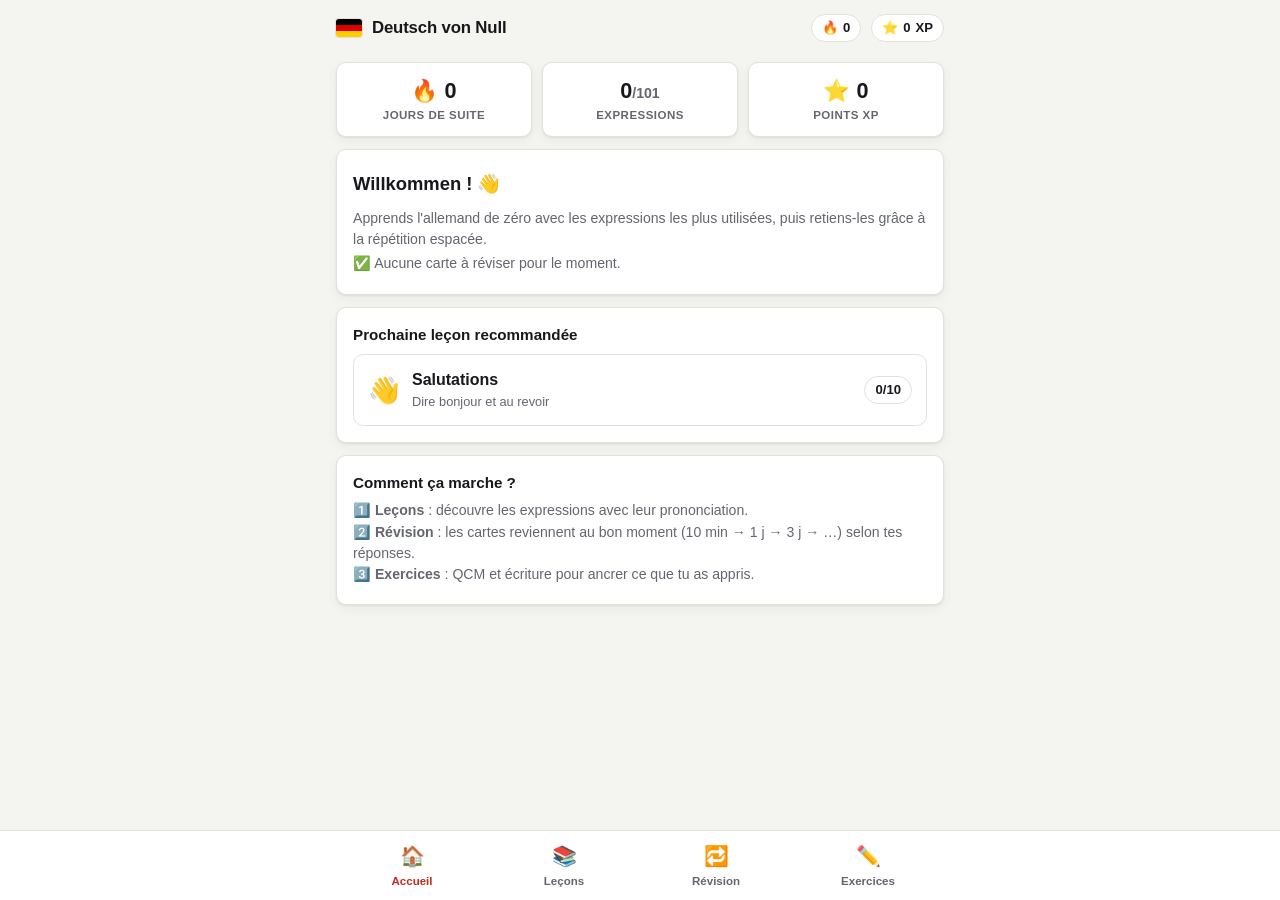
<file: german-learning-app/index.html>
<!doctype html>
<html lang="fr">
<head>
<meta charset="utf-8">
<meta name="viewport" content="width=device-width, initial-scale=1">
<title>Deutsch von Null — Apprendre l'allemand</title>
<style>
:root{
  --bg:#f4f4f1; --card:#ffffff; --ink:#17181c; --muted:#63666e;
  --accent:#c92a23; --accent-ink:#ffffff; --accent-soft:#fae5e3;
  --gold:#a97706; --ok:#15803d; --ok-soft:#dcfce7; --bad:#b91c1c; --bad-soft:#fee2e2;
  --line:#e2e1dc; --shadow:0 1px 2px rgba(23,24,28,.07), 0 4px 12px rgba(23,24,28,.05);
  --radius:10px;
}
@media (prefers-color-scheme: dark){
  :root{
    --bg:#141519; --card:#1d1f25; --ink:#e9e8e4; --muted:#9a9da6;
    --accent:#e8554d; --accent-ink:#1c0605; --accent-soft:#3a1613;
    --gold:#deb015; --ok:#4ade80; --ok-soft:#122b1a; --bad:#f87171; --bad-soft:#3a1414;
    --line:#2d3038; --shadow:0 1px 3px rgba(0,0,0,.4);
  }
}
:root[data-theme="light"]{
  --bg:#f4f4f1; --card:#ffffff; --ink:#17181c; --muted:#63666e;
  --accent:#c92a23; --accent-ink:#ffffff; --accent-soft:#fae5e3;
  --gold:#a97706; --ok:#15803d; --ok-soft:#dcfce7; --bad:#b91c1c; --bad-soft:#fee2e2;
  --line:#e2e1dc; --shadow:0 1px 2px rgba(23,24,28,.07), 0 4px 12px rgba(23,24,28,.05);
}
:root[data-theme="dark"]{
  --bg:#141519; --card:#1d1f25; --ink:#e9e8e4; --muted:#9a9da6;
  --accent:#e8554d; --accent-ink:#1c0605; --accent-soft:#3a1613;
  --gold:#deb015; --ok:#4ade80; --ok-soft:#122b1a; --bad:#f87171; --bad-soft:#3a1414;
  --line:#2d3038; --shadow:0 1px 3px rgba(0,0,0,.4);
}
*{box-sizing:border-box}
html,body{margin:0;padding:0}
body{
  background:var(--bg); color:var(--ink);
  font-family:-apple-system,BlinkMacSystemFont,"Segoe UI",Roboto,"Helvetica Neue",Arial,sans-serif;
  line-height:1.5; min-height:100vh; padding-bottom:76px;
}
.wrap{max-width:640px; margin:0 auto; padding:16px}
header.app{
  display:flex; align-items:center; gap:10px; padding:14px 16px 4px;
  max-width:640px; margin:0 auto;
}
header.app h1{font-size:1.05rem; margin:0; flex:1; font-weight:800; letter-spacing:-.01em}
header.app .flag{width:26px;height:18px;border-radius:3px;overflow:hidden;display:inline-flex;flex-direction:column;box-shadow:0 0 0 1px var(--line); flex-shrink:0}
header.app .flag span{flex:1}
.f-black{background:#000}.f-red{background:#dd0000}.f-gold{background:#ffcc00}
.pill{
  display:inline-flex; align-items:center; gap:5px; padding:3px 10px;
  border-radius:999px; background:var(--card); border:1px solid var(--line);
  font-size:.82rem; font-weight:600;
}
nav.tabs{
  position:fixed; bottom:0; left:0; right:0; z-index:50;
  background:var(--card); border-top:1px solid var(--line);
  display:flex; justify-content:center; gap:2px; padding:6px 4px calc(6px + env(safe-area-inset-bottom));
}
nav.tabs button{
  flex:1; max-width:150px; border:0; background:none; color:var(--muted);
  font:inherit; font-size:.72rem; font-weight:600; cursor:pointer;
  display:flex; flex-direction:column; align-items:center; gap:2px; padding:4px 2px;
  border-radius:10px; position:relative;
}
nav.tabs button .ico{font-size:1.25rem}
nav.tabs button.active{color:var(--accent)}
nav.tabs button .badge{
  position:absolute; top:-2px; right:calc(50% - 24px);
  background:var(--accent); color:var(--accent-ink); font-size:.65rem;
  border-radius:999px; padding:0 6px; min-width:17px; height:17px; line-height:17px;
}
.card{
  background:var(--card); border:1px solid var(--line); border-radius:var(--radius);
  box-shadow:var(--shadow); padding:16px; margin-bottom:12px;
}
h2{font-size:1.15rem; margin:4px 0 10px}
h3{font-size:.95rem; margin:0 0 6px}
p.muted, span.muted{color:var(--muted); font-size:.88rem; margin:.2rem 0}
.btn{
  display:inline-flex; align-items:center; justify-content:center; gap:8px;
  border:0; border-radius:12px; padding:12px 18px; font:inherit; font-weight:700;
  cursor:pointer; background:var(--accent); color:var(--accent-ink);
  transition:transform .06s ease, filter .15s;
}
.btn:hover{filter:brightness(1.06)}
.btn:active{transform:scale(.98)}
.btn.secondary{background:var(--card); color:var(--ink); border:1.5px solid var(--line)}
.btn.small{padding:8px 12px; font-size:.85rem; border-radius:10px}
.btn.block{display:flex; width:100%}
.btn:disabled{opacity:.45; cursor:default}
.statgrid{display:grid; grid-template-columns:repeat(3,1fr); gap:10px; margin-bottom:12px}
.stat{
  background:var(--card); border:1px solid var(--line); border-radius:var(--radius);
  padding:12px 8px; text-align:center; box-shadow:var(--shadow);
}
.stat .v{font-size:1.35rem; font-weight:800}
.stat .l{font-size:.72rem; color:var(--muted); font-weight:600; text-transform:uppercase; letter-spacing:.04em}
.lesson-row{
  display:flex; align-items:center; gap:12px; padding:13px 14px;
  background:var(--card); border:1px solid var(--line); border-radius:var(--radius);
  margin-bottom:10px; cursor:pointer; box-shadow:var(--shadow);
}
.lesson-row:hover{border-color:var(--accent)}
.lesson-row .ico{font-size:1.6rem}
.lesson-row .meta{flex:1; min-width:0}
.lesson-row .meta .t{font-weight:700}
.lesson-row .meta .s{font-size:.8rem; color:var(--muted)}
.lesson-row .done{color:var(--ok); font-weight:700; font-size:.85rem; white-space:nowrap}
.progressbar{height:6px; border-radius:99px; background:var(--line); overflow:hidden; margin-top:6px}
.progressbar > div{height:100%; background:var(--accent); border-radius:99px; transition:width .3s}
.expr{
  display:flex; align-items:center; gap:10px; padding:10px 12px;
  border-bottom:1px solid var(--line);
}
.expr:last-child{border-bottom:0}
.expr .de{font-weight:700}
.expr .ph{font-size:.78rem; color:var(--gold); font-weight:600}
.expr .fr{font-size:.85rem; color:var(--muted)}
.expr .txt{flex:1; min-width:0}
.speak{
  border:1px solid var(--line); background:var(--bg); border-radius:99px;
  width:36px; height:36px; font-size:1rem; cursor:pointer; flex-shrink:0;
}
.speak:hover{border-color:var(--accent)}
.flashcard{
  min-height:250px; display:flex; flex-direction:column; align-items:center; justify-content:center;
  text-align:center; padding:26px 18px; position:relative;
}
.flashcard .dir{position:absolute; top:12px; left:14px; font-size:.72rem; font-weight:700; color:var(--muted); text-transform:uppercase; letter-spacing:.05em}
.flashcard .word{font-size:1.7rem; font-weight:800; margin:6px 0}
.flashcard .ph{color:var(--gold); font-weight:600}
.flashcard .answer{margin-top:14px; padding-top:14px; border-top:1px dashed var(--line); width:100%}
.flashcard .answer .word{color:var(--accent)}
.gradebar{display:grid; grid-template-columns:repeat(4,1fr); gap:8px}
.gradebar button{
  border:0; border-radius:12px; padding:11px 4px; font:inherit; font-weight:700; font-size:.85rem;
  cursor:pointer; color:#fff;
}
.gradebar .g-again{background:#b91c1c}
.gradebar .g-hard{background:#c2740c}
.gradebar .g-good{background:#15803d}
.gradebar .g-easy{background:#1d4ed8}
.gradebar button small{display:block; font-weight:500; font-size:.68rem; opacity:.85}
.choices{display:flex; flex-direction:column; gap:9px; margin-top:14px}
.choices button{
  border:1.5px solid var(--line); background:var(--card); color:var(--ink);
  border-radius:12px; padding:12px 14px; font:inherit; font-weight:600; cursor:pointer; text-align:left;
}
.choices button:hover{border-color:var(--accent)}
.choices button.correct{background:var(--ok-soft); border-color:var(--ok); color:var(--ok)}
.choices button.wrong{background:var(--bad-soft); border-color:var(--bad); color:var(--bad)}
input.answer{
  width:100%; padding:12px 14px; font:inherit; font-size:1.05rem;
  border:1.5px solid var(--line); border-radius:12px; background:var(--bg); color:var(--ink);
  margin-top:14px;
}
input.answer:focus{outline:none; border-color:var(--accent)}
.feedback{margin-top:12px; padding:12px 14px; border-radius:12px; font-weight:600}
.feedback.ok{background:var(--ok-soft); color:var(--ok)}
.feedback.bad{background:var(--bad-soft); color:var(--bad)}
.umlauts{display:flex; gap:8px; margin-top:10px}
.umlauts button{
  border:1px solid var(--line); background:var(--card); color:var(--ink);
  border-radius:10px; padding:6px 14px; font:inherit; font-size:1rem; cursor:pointer;
}
.topline{display:flex; align-items:center; gap:10px; margin-bottom:12px}
.topline .back{
  border:1px solid var(--line); background:var(--card); color:var(--ink);
  border-radius:10px; padding:7px 12px; font:inherit; font-weight:700; cursor:pointer;
}
.topline .count{margin-left:auto; font-size:.85rem; color:var(--muted); font-weight:600}
.bigscore{text-align:center; padding:30px 10px}
.bigscore .emoji{font-size:3rem}
.bigscore .score{font-size:2rem; font-weight:800; margin:8px 0}
.mode-grid{display:grid; grid-template-columns:1fr 1fr; gap:10px}
.mode-card{
  background:var(--card); border:1.5px solid var(--line); border-radius:var(--radius);
  padding:18px 14px; text-align:center; cursor:pointer; box-shadow:var(--shadow);
}
.mode-card:hover{border-color:var(--accent)}
.mode-card .ico{font-size:2rem}
.mode-card .t{font-weight:700; margin-top:6px}
.mode-card .s{font-size:.78rem; color:var(--muted)}
.hidden{display:none !important}
.center{text-align:center}
.fade-in{animation:fade .25s ease}
@keyframes fade{from{opacity:0; transform:translateY(6px)} to{opacity:1; transform:none}}
</style>
</head>
<body>
<header class="app">
  <span class="flag"><span class="f-black"></span><span class="f-red"></span><span class="f-gold"></span></span>
  <h1>Deutsch von Null</h1>
  <span class="pill">🔥 <span id="hdr-streak">0</span></span>
  <span class="pill">⭐ <span id="hdr-xp">0</span> XP</span>
</header>

<main class="wrap" id="view"></main>

<nav class="tabs">
  <button data-tab="home"><span class="ico">🏠</span>Accueil</button>
  <button data-tab="lessons"><span class="ico">📚</span>Leçons</button>
  <button data-tab="review"><span class="ico">🔁</span>Révision<span class="badge hidden" id="due-badge">0</span></button>
  <button data-tab="practice"><span class="ico">✏️</span>Exercices</button>
</nav>

<script>
"use strict";

/* ================= DONNÉES : 10 leçons, ~100 expressions les plus utilisées ================= */
const LESSONS = [
{id:"salut", icon:"👋", title:"Salutations", desc:"Dire bonjour et au revoir", items:[
 {de:"Hallo", fr:"Salut / Bonjour", ph:"ha-lo"},
 {de:"Guten Morgen", fr:"Bonjour (le matin)", ph:"gou-tenne mor-guenne"},
 {de:"Guten Tag", fr:"Bonjour (la journée)", ph:"gou-tenne tak"},
 {de:"Guten Abend", fr:"Bonsoir", ph:"gou-tenne a-bennte"},
 {de:"Gute Nacht", fr:"Bonne nuit", ph:"gou-teu nar't"},
 {de:"Tschüss", fr:"Salut / Au revoir (familier)", ph:"tchuss"},
 {de:"Auf Wiedersehen", fr:"Au revoir (formel)", ph:"aouf vi-deur-zé-eune"},
 {de:"Bis später", fr:"À plus tard", ph:"biss chpè-teur"},
 {de:"Bis morgen", fr:"À demain", ph:"biss mor-guenne"},
 {de:"Wie geht's?", fr:"Comment ça va ?", ph:"vi guéts"},
]},
{id:"politesse", icon:"🙏", title:"Politesse", desc:"Merci, pardon, s'il vous plaît", items:[
 {de:"Bitte", fr:"S'il vous plaît / De rien", ph:"bi-teu"},
 {de:"Danke", fr:"Merci", ph:"dann-keu"},
 {de:"Danke schön", fr:"Merci beaucoup", ph:"dann-keu cheune"},
 {de:"Vielen Dank", fr:"Merci beaucoup (formel)", ph:"fi-lenne dannk"},
 {de:"Entschuldigung", fr:"Excusez-moi / Pardon", ph:"ènn-choul-di-goungue"},
 {de:"Es tut mir leid", fr:"Je suis désolé(e)", ph:"èss tout mir laïte"},
 {de:"Kein Problem", fr:"Pas de problème", ph:"kaïne pro-blème"},
 {de:"Gern geschehen", fr:"Avec plaisir / Je vous en prie", ph:"guèrne gue-ché-eune"},
 {de:"Ja", fr:"Oui", ph:"ya"},
 {de:"Nein", fr:"Non", ph:"naïne"},
]},
{id:"presentation", icon:"🙋", title:"Se présenter", desc:"Nom, origine, âge", items:[
 {de:"Ich heiße …", fr:"Je m'appelle …", ph:"ich haï-sseu"},
 {de:"Wie heißt du?", fr:"Comment tu t'appelles ?", ph:"vi haïsst dou"},
 {de:"Wie heißen Sie?", fr:"Comment vous appelez-vous ?", ph:"vi haï-ssenne zi"},
 {de:"Ich komme aus Frankreich", fr:"Je viens de France", ph:"ich ko-meu aouss frannk-raïch"},
 {de:"Woher kommst du?", fr:"D'où viens-tu ?", ph:"vo-hère kommst dou"},
 {de:"Ich wohne in Berlin", fr:"J'habite à Berlin", ph:"ich vo-neu inne bèr-line"},
 {de:"Freut mich", fr:"Enchanté(e)", ph:"froïte mich"},
 {de:"Ich bin dreißig Jahre alt", fr:"J'ai trente ans", ph:"ich bine draï-ssich ya-reu alte"},
 {de:"Und du?", fr:"Et toi ?", ph:"ounte dou"},
 {de:"Ich spreche ein bisschen Deutsch", fr:"Je parle un peu allemand", ph:"ich chprè-cheu aïne biss-cheune doïtch"},
]},
{id:"questions", icon:"❓", title:"Questions essentielles", desc:"Quoi, où, quand, combien…", items:[
 {de:"Was?", fr:"Quoi ?", ph:"vass"},
 {de:"Wer?", fr:"Qui ?", ph:"vère"},
 {de:"Wo?", fr:"Où ?", ph:"vo"},
 {de:"Wann?", fr:"Quand ?", ph:"vanne"},
 {de:"Warum?", fr:"Pourquoi ?", ph:"va-roumm"},
 {de:"Wie?", fr:"Comment ?", ph:"vi"},
 {de:"Wie viel kostet das?", fr:"Combien ça coûte ?", ph:"vi fil koss-tète dass"},
 {de:"Wo ist die Toilette?", fr:"Où sont les toilettes ?", ph:"vo isst di toa-lè-teu"},
 {de:"Wie spät ist es?", fr:"Quelle heure est-il ?", ph:"vi chpète isst èss"},
 {de:"Können Sie mir helfen?", fr:"Pouvez-vous m'aider ?", ph:"keu-nenne zi mir hèl-fenne"},
]},
{id:"survie", icon:"🗣️", title:"Communication", desc:"Comprendre et se faire comprendre", items:[
 {de:"Ich verstehe nicht", fr:"Je ne comprends pas", ph:"ich fèr-chté-eu nicht"},
 {de:"Ich verstehe", fr:"Je comprends", ph:"ich fèr-chté-eu"},
 {de:"Sprechen Sie Französisch?", fr:"Parlez-vous français ?", ph:"chprè-chenne zi frann-tseu-zich"},
 {de:"Sprechen Sie Englisch?", fr:"Parlez-vous anglais ?", ph:"chprè-chenne zi ènn-glich"},
 {de:"Können Sie das wiederholen?", fr:"Pouvez-vous répéter ?", ph:"keu-nenne zi dass vi-deur-ho-lenne"},
 {de:"Langsamer, bitte", fr:"Plus lentement, s'il vous plaît", ph:"lanng-za-meur bi-teu"},
 {de:"Was bedeutet das?", fr:"Qu'est-ce que ça veut dire ?", ph:"vass beu-doï-tète dass"},
 {de:"Wie sagt man das auf Deutsch?", fr:"Comment dit-on ça en allemand ?", ph:"vi zakt manne dass aouf doïtch"},
 {de:"Ich weiß nicht", fr:"Je ne sais pas", ph:"ich vaïss nicht"},
 {de:"Ich spreche kein Deutsch", fr:"Je ne parle pas allemand", ph:"ich chprè-cheu kaïne doïtch"},
]},
{id:"nombres", icon:"🔢", title:"Nombres 0 à 10", desc:"Compter en allemand", items:[
 {de:"null", fr:"zéro", ph:"noul"},
 {de:"eins", fr:"un", ph:"aïnnss"},
 {de:"zwei", fr:"deux", ph:"tsvaï"},
 {de:"drei", fr:"trois", ph:"draï"},
 {de:"vier", fr:"quatre", ph:"fir"},
 {de:"fünf", fr:"cinq", ph:"funnf"},
 {de:"sechs", fr:"six", ph:"zèkss"},
 {de:"sieben", fr:"sept", ph:"zi-benne"},
 {de:"acht", fr:"huit", ph:"ar't"},
 {de:"neun", fr:"neuf", ph:"noïne"},
 {de:"zehn", fr:"dix", ph:"tséne"},
]},
{id:"restaurant", icon:"🍽️", title:"Au restaurant", desc:"Commander et payer", items:[
 {de:"Die Speisekarte, bitte", fr:"La carte, s'il vous plaît", ph:"di chpaï-zeu-kar-teu bi-teu"},
 {de:"Ich möchte …", fr:"Je voudrais …", ph:"ich meuch-teu"},
 {de:"Ein Bier, bitte", fr:"Une bière, s'il vous plaît", ph:"aïne bir bi-teu"},
 {de:"Ein Wasser, bitte", fr:"Une eau, s'il vous plaît", ph:"aïne va-sseur bi-teu"},
 {de:"Einen Kaffee, bitte", fr:"Un café, s'il vous plaît", ph:"aï-nenne ka-fé bi-teu"},
 {de:"Die Rechnung, bitte", fr:"L'addition, s'il vous plaît", ph:"di rèch-noungue bi-teu"},
 {de:"Guten Appetit", fr:"Bon appétit", ph:"gou-tenne a-pé-tite"},
 {de:"Prost!", fr:"Santé ! (trinquer)", ph:"prosst"},
 {de:"Es schmeckt gut", fr:"C'est bon (au goût)", ph:"èss chmèkt goute"},
 {de:"Ich habe Hunger", fr:"J'ai faim", ph:"ich ha-beu houngue-eur"},
]},
{id:"transport", icon:"🚆", title:"Se déplacer", desc:"Directions et transports", items:[
 {de:"Wo ist der Bahnhof?", fr:"Où est la gare ?", ph:"vo isst dère bane-hof"},
 {de:"links", fr:"à gauche", ph:"linnkss"},
 {de:"rechts", fr:"à droite", ph:"rèchts"},
 {de:"geradeaus", fr:"tout droit", ph:"gue-ra-deu-aouss"},
 {de:"der Flughafen", fr:"l'aéroport", ph:"dère flouk-ha-fenne"},
 {de:"Eine Fahrkarte nach Berlin, bitte", fr:"Un billet pour Berlin, s'il vous plaît", ph:"aï-neu far-kar-teu nar' bèr-line bi-teu"},
 {de:"Wann fährt der Zug ab?", fr:"Quand part le train ?", ph:"vanne fèrte dère tsouk ap"},
 {de:"die Haltestelle", fr:"l'arrêt (bus, tram)", ph:"di hal-teu-chtè-leu"},
 {de:"Wie komme ich zum Hotel?", fr:"Comment aller à l'hôtel ?", ph:"vi ko-meu ich tsoum ho-tèl"},
 {de:"Ist es weit?", fr:"C'est loin ?", ph:"isst èss vaïte"},
]},
{id:"urgence", icon:"🆘", title:"Urgences & santé", desc:"Demander de l'aide", items:[
 {de:"Hilfe!", fr:"Au secours !", ph:"hil-feu"},
 {de:"Rufen Sie einen Arzt!", fr:"Appelez un médecin !", ph:"rou-fenne zi aï-nenne artst"},
 {de:"Ich bin krank", fr:"Je suis malade", ph:"ich bine krannk"},
 {de:"Ich habe mich verlaufen", fr:"Je me suis perdu(e)", ph:"ich ha-beu mich fèr-laou-fenne"},
 {de:"die Polizei", fr:"la police", ph:"di po-li-tsaï"},
 {de:"das Krankenhaus", fr:"l'hôpital", ph:"dass krann-kenne-haouss"},
 {de:"die Apotheke", fr:"la pharmacie", ph:"di a-po-té-keu"},
 {de:"Es ist ein Notfall", fr:"C'est une urgence", ph:"èss isst aïne note-fal"},
 {de:"Vorsicht!", fr:"Attention !", ph:"for-zicht"},
 {de:"Mir geht es nicht gut", fr:"Je ne me sens pas bien", ph:"mir guéte èss nicht goute"},
]},
{id:"quotidien", icon:"💬", title:"Au quotidien", desc:"Petites phrases de tous les jours", items:[
 {de:"Natürlich", fr:"Bien sûr", ph:"na-tur-lich"},
 {de:"Vielleicht", fr:"Peut-être", ph:"fi-laïcht"},
 {de:"Genau", fr:"Exactement", ph:"gue-naou"},
 {de:"Alles klar", fr:"D'accord / C'est clair", ph:"a-less klar"},
 {de:"Einen Moment, bitte", fr:"Un instant, s'il vous plaît", ph:"aï-nenne mo-mènnte bi-teu"},
 {de:"Super!", fr:"Super !", ph:"zou-peur"},
 {de:"Viel Glück!", fr:"Bonne chance !", ph:"fil gluk"},
 {de:"Herzlichen Glückwunsch!", fr:"Félicitations !", ph:"hèrts-li-chenne gluk-vounnch"},
 {de:"Mach's gut!", fr:"Porte-toi bien ! / Salut !", ph:"marss goute"},
 {de:"Ich liebe dich", fr:"Je t'aime", ph:"ich li-beu dich"},
]},
];

const ALL_ITEMS = {};
LESSONS.forEach(l => l.items.forEach((it,i) => { ALL_ITEMS[l.id+"-"+i] = {...it, lesson:l.id}; }));

/* ================= ÉTAT & PERSISTANCE ================= */
const STORE_KEY = "deutsch-von-null-v1";
const DAY = 86400000;
let state = load();
function load(){
  try{
    const s = JSON.parse(localStorage.getItem(STORE_KEY));
    if(s && s.cards) return s;
  }catch(e){}
  return {cards:{}, xp:0, streak:0, lastActive:null};
}
function save(){ localStorage.setItem(STORE_KEY, JSON.stringify(state)); }
function todayStr(){ return new Date().toISOString().slice(0,10); }
function touchStreak(){
  const t = todayStr();
  if(state.lastActive === t) return;
  const y = new Date(Date.now()-DAY).toISOString().slice(0,10);
  state.streak = (state.lastActive === y) ? state.streak+1 : 1;
  state.lastActive = t;
}
function addXP(n){ touchStreak(); state.xp += n; save(); renderHeader(); }

/* ================= SRS (SM-2 simplifié) ================= */
function newCard(){ return {reps:0, iv:0, ease:2.5, due:Date.now()}; }
function grade(card, g){ // g: 0 encore, 1 difficile, 2 bien, 3 facile
  if(g === 0){
    card.ease = Math.max(1.3, card.ease - 0.2);
    card.iv = 0; card.reps = 0;
    card.due = Date.now() + 10*60000; // revoir dans 10 min
  }else{
    if(g === 1){ card.ease = Math.max(1.3, card.ease - 0.15); card.iv = Math.max(1, Math.round(card.iv*1.2)) || 1; }
    else if(g === 2){ card.iv = card.reps === 0 ? 1 : card.reps === 1 ? 3 : Math.round(card.iv*card.ease); }
    else { card.ease += 0.15; card.iv = card.reps === 0 ? 2 : Math.round(card.iv*card.ease*1.3); }
    card.reps++;
    card.due = Date.now() + card.iv*DAY;
  }
}
function dueCards(){
  const now = Date.now();
  return Object.entries(state.cards).filter(([,c]) => c.due <= now).map(([id]) => id);
}
function learnedCount(lessonId){
  return Object.keys(state.cards).filter(id => ALL_ITEMS[id] && ALL_ITEMS[id].lesson === lessonId).length;
}

/* ================= AUDIO (synthèse vocale allemande) ================= */
let deVoice = null;
function pickVoice(){
  const vs = speechSynthesis.getVoices().filter(v => v.lang.startsWith("de"));
  deVoice = vs.find(v => v.lang === "de-DE") || vs[0] || null;
}
if("speechSynthesis" in window){
  pickVoice();
  speechSynthesis.onvoiceschanged = pickVoice;
}
function speak(text){
  if(!("speechSynthesis" in window)) return;
  speechSynthesis.cancel();
  const u = new SpeechSynthesisUtterance(text.replace(/…/g,""));
  u.lang = "de-DE"; u.rate = 0.85;
  if(deVoice) u.voice = deVoice;
  speechSynthesis.speak(u);
}

/* ================= OUTILS ================= */
function esc(s){ return s.replace(/&/g,"&amp;").replace(/</g,"&lt;").replace(/>/g,"&gt;").replace(/"/g,"&quot;"); }
function shuffle(a){ a = a.slice(); for(let i=a.length-1;i>0;i--){ const j = Math.floor(Math.random()*(i+1)); [a[i],a[j]] = [a[j],a[i]]; } return a; }
function normDE(s){
  return s.toLowerCase()
    .replace(/ä/g,"ae").replace(/ö/g,"oe").replace(/ü/g,"ue").replace(/ß/g,"ss")
    .replace(/['’]/g,"")
    .replace(/[?!.,;:«»"()…-]/g," ").replace(/\s+/g," ").trim();
}
const $view = document.getElementById("view");
function render(html){ $view.innerHTML = html; $view.className = "wrap fade-in"; }
function renderHeader(){
  document.getElementById("hdr-streak").textContent = state.streak;
  document.getElementById("hdr-xp").textContent = state.xp;
  const due = dueCards().length;
  const badge = document.getElementById("due-badge");
  badge.textContent = due;
  badge.classList.toggle("hidden", due === 0);
}

/* ================= NAVIGATION ================= */
let currentTab = "home";
document.querySelectorAll("nav.tabs button").forEach(b => {
  b.addEventListener("click", () => showTab(b.dataset.tab));
});
function showTab(tab){
  currentTab = tab;
  document.querySelectorAll("nav.tabs button").forEach(b => b.classList.toggle("active", b.dataset.tab === tab));
  renderHeader();
  ({home:renderHome, lessons:renderLessons, review:startReview, practice:renderPractice})[tab]();
}

/* ================= ACCUEIL ================= */
function nextLesson(){
  return LESSONS.find(l => learnedCount(l.id) < l.items.length) || null;
}
function renderHome(){
  const learned = Object.keys(state.cards).length;
  const total = Object.keys(ALL_ITEMS).length;
  const due = dueCards().length;
  const nl = nextLesson();
  render(`
    <div class="statgrid">
      <div class="stat"><div class="v">🔥 ${state.streak}</div><div class="l">jours de suite</div></div>
      <div class="stat"><div class="v">${learned}<span class="muted">/${total}</span></div><div class="l">expressions</div></div>
      <div class="stat"><div class="v">⭐ ${state.xp}</div><div class="l">points XP</div></div>
    </div>
    <div class="card">
      <h2>Willkommen ! 👋</h2>
      <p class="muted">Apprends l'allemand de zéro avec les expressions les plus utilisées, puis retiens-les grâce à la répétition espacée.</p>
      ${due > 0
        ? `<button class="btn block" onclick="showTab('review')">🔁 Réviser maintenant (${due} carte${due>1?"s":""})</button>`
        : `<p class="muted">✅ Aucune carte à réviser pour le moment.</p>`}
    </div>
    ${nl ? `
    <div class="card">
      <h3>Prochaine leçon recommandée</h3>
      <div class="lesson-row" style="box-shadow:none;margin:8px 0 0" onclick="openLesson('${nl.id}')">
        <span class="ico">${nl.icon}</span>
        <div class="meta"><div class="t">${nl.title}</div><div class="s">${nl.desc}</div></div>
        <span class="pill">${learnedCount(nl.id)}/${nl.items.length}</span>
      </div>
    </div>` : `
    <div class="card center">
      <h3>🎉 Toutes les leçons sont apprises !</h3>
      <p class="muted">Continue les révisions et les exercices pour tout mémoriser durablement.</p>
    </div>`}
    <div class="card">
      <h3>Comment ça marche ?</h3>
      <p class="muted">1️⃣ <b>Leçons</b> : découvre les expressions avec leur prononciation.<br>
      2️⃣ <b>Révision</b> : les cartes reviennent au bon moment (10 min → 1 j → 3 j → …) selon tes réponses.<br>
      3️⃣ <b>Exercices</b> : QCM et écriture pour ancrer ce que tu as appris.</p>
    </div>
  `);
}

/* ================= LEÇONS ================= */
function renderLessons(){
  render(`
    <h2>📚 Leçons</h2>
    <p class="muted">Dans l'ordre recommandé, du plus essentiel au plus spécifique.</p>
    ${LESSONS.map(l => {
      const n = learnedCount(l.id), t = l.items.length;
      return `
      <div class="lesson-row" onclick="openLesson('${l.id}')">
        <span class="ico">${l.icon}</span>
        <div class="meta">
          <div class="t">${l.title}</div>
          <div class="s">${l.desc} · ${t} expressions</div>
          <div class="progressbar"><div style="width:${Math.round(n/t*100)}%"></div></div>
        </div>
        ${n === t ? `<span class="done">✓ Terminé</span>` : `<span class="pill">${n}/${t}</span>`}
      </div>`;
    }).join("")}
  `);
}
function openLesson(id){
  const l = LESSONS.find(x => x.id === id);
  const n = learnedCount(id), t = l.items.length;
  render(`
    <div class="topline">
      <button class="back" onclick="renderLessons()">← Leçons</button>
      <span class="count">${n}/${t} apprises</span>
    </div>
    <div class="card">
      <h2>${l.icon} ${l.title}</h2>
      <p class="muted">${l.desc}. Appuie sur 🔊 pour écouter la prononciation.</p>
      <button class="btn block" onclick="startLearn('${id}')">${n === 0 ? "▶️ Commencer la leçon" : n < t ? "▶️ Continuer la leçon" : "🔁 Revoir la leçon"}</button>
    </div>
    <div class="card" style="padding:4px 4px">
      ${l.items.map((it,i) => `
      <div class="expr">
        <button class="speak" onclick="speak('${esc(it.de).replace(/'/g,"\\'")}')">🔊</button>
        <div class="txt">
          <div class="de">${esc(it.de)} ${state.cards[id+"-"+i] ? "✓" : ""}</div>
          <div class="ph">[${esc(it.ph)}]</div>
          <div class="fr">${esc(it.fr)}</div>
        </div>
      </div>`).join("")}
    </div>
  `);
}

/* ---- flux d'apprentissage d'une leçon ---- */
let learn = null;
function startLearn(id){
  const l = LESSONS.find(x => x.id === id);
  const fresh = l.items.map((_,i) => id+"-"+i).filter(cid => !state.cards[cid]);
  const queue = fresh.length ? fresh : l.items.map((_,i) => id+"-"+i);
  learn = {lesson:id, queue, i:0, isNew:fresh.length > 0};
  renderLearnCard();
}
function renderLearnCard(){
  const cid = learn.queue[learn.i];
  const it = ALL_ITEMS[cid];
  render(`
    <div class="topline">
      <button class="back" onclick="openLesson('${learn.lesson}')">← Quitter</button>
      <span class="count">${learn.i+1} / ${learn.queue.length}</span>
    </div>
    <div class="card flashcard">
      <div class="dir">Nouvelle expression</div>
      <div class="word">${esc(it.de)}</div>
      <div class="ph">[${esc(it.ph)}]</div>
      <button class="speak" style="margin:10px 0" onclick="speak('${esc(it.de).replace(/'/g,"\\'")}')">🔊</button>
      <div class="answer"><div class="word" style="font-size:1.2rem">${esc(it.fr)}</div></div>
    </div>
    <button class="btn block" onclick="learnNext()">J'ai compris → suivant</button>
  `);
  speak(it.de);
}
function learnNext(){
  const cid = learn.queue[learn.i];
  if(!state.cards[cid]){ state.cards[cid] = newCard(); addXP(2); }
  learn.i++;
  save(); renderHeader();
  if(learn.i < learn.queue.length){ renderLearnCard(); return; }
  const l = LESSONS.find(x => x.id === learn.lesson);
  render(`
    <div class="card bigscore">
      <div class="emoji">🎉</div>
      <h2>Leçon « ${l.title} » terminée !</h2>
      <p class="muted">${learn.queue.length} expressions ajoutées à tes révisions. Elles reviendront au bon moment.</p>
      <button class="btn block" style="margin-top:10px" onclick="startReview()">🔁 Réviser tout de suite</button>
      <button class="btn secondary block" style="margin-top:8px" onclick="renderLessons()">📚 Retour aux leçons</button>
    </div>
  `);
}

/* ================= RÉVISION (répétition espacée) ================= */
let review = null;
function startReview(){
  const due = shuffle(dueCards());
  if(due.length === 0){
    const next = Object.values(state.cards).map(c => c.due).sort((a,b) => a-b)[0];
    render(`
      <div class="card bigscore">
        <div class="emoji">😌</div>
        <h2>Rien à réviser !</h2>
        <p class="muted">${Object.keys(state.cards).length === 0
          ? "Commence par apprendre une leçon : les expressions apparaîtront ici."
          : "Prochaine révision : " + new Date(next).toLocaleString("fr-FR",{weekday:"long", hour:"2-digit", minute:"2-digit"}) + "."}</p>
        <button class="btn block" style="margin-top:10px" onclick="showTab('lessons')">📚 Voir les leçons</button>
      </div>
    `);
    return;
  }
  review = {queue:due, i:0, done:0, again:0};
  renderReviewCard();
}
function renderReviewCard(){
  const cid = review.queue[review.i];
  const card = state.cards[cid];
  const it = ALL_ITEMS[cid];
  // les cartes bien connues sont aussi testées dans le sens FR → DE
  const frToDe = card.reps >= 2 && Math.random() < 0.5;
  review.frToDe = frToDe;
  const front = frToDe ? it.fr : it.de;
  render(`
    <div class="topline">
      <button class="back" onclick="showTab('home')">← Quitter</button>
      <span class="count">${review.done} faites · ${review.queue.length - review.i} restantes</span>
    </div>
    <div class="card flashcard" id="fc">
      <div class="dir">${frToDe ? "Français → Allemand" : "Allemand → Français"}</div>
      <div class="word">${esc(front)}</div>
      ${frToDe ? "" : `<div class="ph">[${esc(it.ph)}]</div>
      <button class="speak" style="margin-top:10px" onclick="event.stopPropagation();speak('${esc(it.de).replace(/'/g,"\\'")}')">🔊</button>`}
      <div class="answer hidden" id="fc-answer">
        <div class="word">${esc(frToDe ? it.de : it.fr)}</div>
        ${frToDe ? `<div class="ph">[${esc(it.ph)}]</div>
        <button class="speak" style="margin-top:8px" onclick="event.stopPropagation();speak('${esc(it.de).replace(/'/g,"\\'")}')">🔊</button>` : ""}
      </div>
    </div>
    <button class="btn block" id="fc-show" onclick="showAnswer()">Afficher la réponse</button>
    <div class="gradebar hidden" id="fc-grades">
      <button class="g-again" onclick="gradeReview(0)">Encore<small>&lt; 10 min</small></button>
      <button class="g-hard" onclick="gradeReview(1)">Difficile<small>${ivPreview(card,1)}</small></button>
      <button class="g-good" onclick="gradeReview(2)">Bien<small>${ivPreview(card,2)}</small></button>
      <button class="g-easy" onclick="gradeReview(3)">Facile<small>${ivPreview(card,3)}</small></button>
    </div>
  `);
  if(!frToDe) speak(it.de);
}
function ivPreview(card, g){
  const c = {...card};
  grade(c, g);
  return c.iv >= 1 ? c.iv + " j" : "aujourd'hui";
}
function showAnswer(){
  document.getElementById("fc-answer").classList.remove("hidden");
  document.getElementById("fc-show").classList.add("hidden");
  document.getElementById("fc-grades").classList.remove("hidden");
  const cid = review.queue[review.i];
  if(review.frToDe) speak(ALL_ITEMS[cid].de);
}
function gradeReview(g){
  const cid = review.queue[review.i];
  grade(state.cards[cid], g);
  review.done++;
  if(g === 0){ review.queue.push(cid); review.again++; } // repasse en fin de session
  addXP(g === 0 ? 1 : 5);
  save();
  review.i++;
  if(review.i < review.queue.length){ renderReviewCard(); return; }
  renderHeader();
  render(`
    <div class="card bigscore">
      <div class="emoji">💪</div>
      <h2>Révision terminée !</h2>
      <div class="score">${review.done} cartes</div>
      <p class="muted">${review.again === 0 ? "Sans faute, super !" : review.again + " carte(s) à retravailler — elles reviendront vite."}</p>
      <button class="btn block" style="margin-top:10px" onclick="renderPractice()">✏️ Faire des exercices</button>
      <button class="btn secondary block" style="margin-top:8px" onclick="showTab('home')">🏠 Accueil</button>
    </div>
  `);
}

/* ================= EXERCICES ================= */
let ex = null;
function renderPractice(){
  const pool = Object.keys(state.cards);
  render(`
    <h2>✏️ Exercices</h2>
    <p class="muted">Sur les ${pool.length} expressions déjà apprises. Sessions de 10 questions.</p>
    ${pool.length < 4 ? `
    <div class="card center">
      <p>Il faut avoir appris au moins <b>4 expressions</b> pour débloquer les exercices.</p>
      <button class="btn" onclick="showTab('lessons')">📚 Apprendre une leçon</button>
    </div>` : `
    <div class="mode-grid">
      <div class="mode-card" onclick="startEx('qcm')">
        <div class="ico">🔘</div><div class="t">QCM</div>
        <div class="s">Choisis la bonne traduction</div>
      </div>
      <div class="mode-card" onclick="startEx('write')">
        <div class="ico">⌨️</div><div class="t">Écriture</div>
        <div class="s">Écris l'expression en allemand</div>
      </div>
    </div>`}
  `);
}
function startEx(mode){
  const pool = shuffle(Object.keys(state.cards)).slice(0,10);
  ex = {mode, pool, i:0, score:0};
  renderExQuestion();
}
function renderExQuestion(){
  const cid = ex.pool[ex.i];
  const it = ALL_ITEMS[cid];
  const head = `
    <div class="topline">
      <button class="back" onclick="renderPractice()">← Quitter</button>
      <span class="count">Question ${ex.i+1} / ${ex.pool.length} · Score ${ex.score}</span>
    </div>`;
  if(ex.mode === "qcm"){
    const deToFr = Math.random() < 0.5;
    const correct = deToFr ? it.fr : it.de;
    const others = shuffle(Object.values(ALL_ITEMS).filter(o => o !== it && (deToFr ? o.fr : o.de) !== correct))
      .slice(0,3).map(o => deToFr ? o.fr : o.de);
    const options = shuffle([correct, ...others]);
    ex.correct = correct;
    render(`${head}
      <div class="card flashcard" style="min-height:150px">
        <div class="dir">${deToFr ? "Que veut dire…" : "Comment dit-on…"}</div>
        <div class="word">${esc(deToFr ? it.de : it.fr)}</div>
        ${deToFr ? `<button class="speak" style="margin-top:8px" onclick="speak('${esc(it.de).replace(/'/g,"\\'")}')">🔊</button>` : ""}
      </div>
      <div class="choices">
        ${options.map(o => `<button onclick="answerQCM(this)">${esc(o)}</button>`).join("")}
      </div>
    `);
    if(deToFr) speak(it.de);
  }else{
    ex.correct = it.de;
    render(`${head}
      <div class="card flashcard" style="min-height:130px">
        <div class="dir">Écris en allemand</div>
        <div class="word" style="font-size:1.3rem">${esc(it.fr)}</div>
      </div>
      <input class="answer" id="ex-input" autocomplete="off" autocapitalize="off" spellcheck="false"
             placeholder="Tape ta réponse en allemand…" onkeydown="if(event.key==='Enter')answerWrite()">
      <div class="umlauts">
        ${["ä","ö","ü","ß"].map(c => `<button onclick="insertChar('${c}')">${c}</button>`).join("")}
      </div>
      <button class="btn block" style="margin-top:12px" onclick="answerWrite()">Valider</button>
      <div id="ex-feedback"></div>
    `);
    document.getElementById("ex-input").focus();
  }
}
function insertChar(c){
  const inp = document.getElementById("ex-input");
  inp.value += c; inp.focus();
}
function answerQCM(btn){
  const good = btn.textContent === ex.correct;
  document.querySelectorAll(".choices button").forEach(b => {
    b.disabled = true;
    if(b.textContent === ex.correct) b.classList.add("correct");
    else if(b === btn) b.classList.add("wrong");
  });
  if(good){ ex.score++; addXP(10); } else addXP(1);
  setTimeout(nextEx, good ? 800 : 1800);
}
function answerWrite(){
  const inp = document.getElementById("ex-input");
  if(inp.disabled) return;
  const good = normDE(inp.value) === normDE(ex.correct);
  inp.disabled = true;
  document.getElementById("ex-feedback").innerHTML = good
    ? `<div class="feedback ok">✅ Richtig ! ${esc(ex.correct)}</div>`
    : `<div class="feedback bad">❌ La bonne réponse : <b>${esc(ex.correct)}</b></div>`;
  speak(ex.correct);
  if(good){ ex.score++; addXP(10); } else addXP(1);
  setTimeout(nextEx, good ? 1000 : 2200);
}
function nextEx(){
  ex.i++;
  if(ex.i < ex.pool.length){ renderExQuestion(); return; }
  const pct = Math.round(ex.score/ex.pool.length*100);
  render(`
    <div class="card bigscore">
      <div class="emoji">${pct >= 80 ? "🏆" : pct >= 50 ? "👍" : "📖"}</div>
      <h2>Exercice terminé</h2>
      <div class="score">${ex.score} / ${ex.pool.length}</div>
      <p class="muted">${pct >= 80 ? "Ausgezeichnet ! (Excellent !)" : pct >= 50 ? "Gut gemacht ! Continue comme ça." : "Pas grave — la répétition fera le reste."}</p>
      <button class="btn block" style="margin-top:10px" onclick="startEx('${ex.mode}')">🔄 Rejouer</button>
      <button class="btn secondary block" style="margin-top:8px" onclick="renderPractice()">✏️ Autres exercices</button>
    </div>
  `);
}

/* ================= DÉMARRAGE ================= */
renderHeader();
showTab("home");
</script>
</body>
</html>
</file>
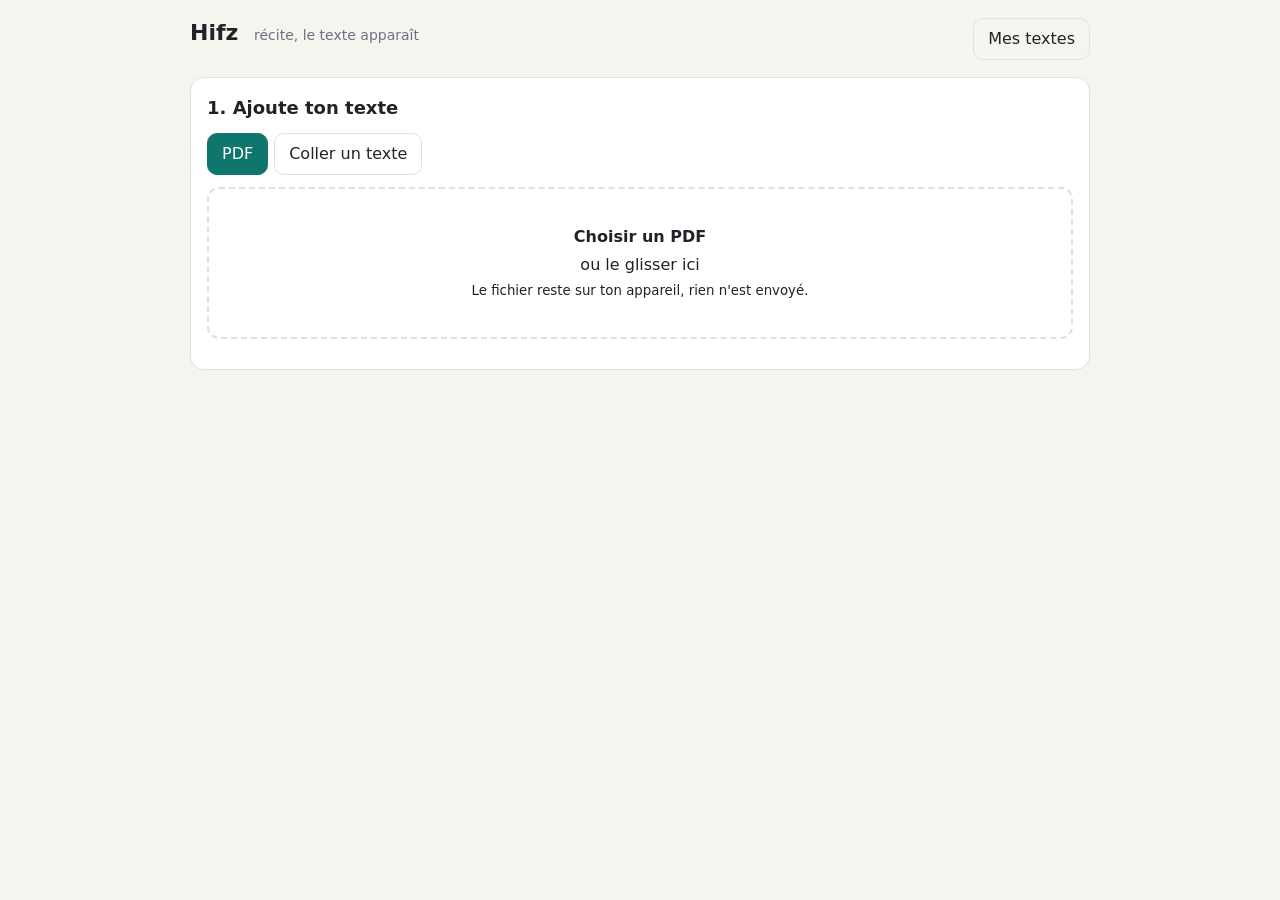
<file: recitation-app/index.html>
<!doctype html>
<html lang="fr">
<head>
  <meta charset="utf-8">
  <meta name="viewport" content="width=device-width, initial-scale=1">
  <title>Hifz - Récitation</title>
  <link rel="stylesheet" href="style.css">
</head>
<body>
  <header class="topbar">
    <h1>Hifz <span>récite, le texte apparaît</span></h1>
    <button id="btn-library" class="ghost">Mes textes</button>
  </header>

  <!-- Étape 1 : choisir un texte -->
  <section id="view-import" class="view">
    <div class="card">
      <h2>1. Ajoute ton texte</h2>
      <div class="tabs" role="tablist">
        <button class="tab active" data-tab="pdf" role="tab">PDF</button>
        <button class="tab" data-tab="paste" role="tab">Coller un texte</button>
      </div>

      <div class="tab-panel" data-panel="pdf">
        <label class="drop" id="drop">
          <input type="file" id="file-pdf" accept="application/pdf">
          <strong>Choisir un PDF</strong> ou le glisser ici
          <small>Le fichier reste sur ton appareil, rien n'est envoyé.</small>
        </label>
        <p id="pdf-status" class="status"></p>
      </div>

      <div class="tab-panel hidden" data-panel="paste">
        <input id="paste-title" type="text" placeholder="Titre (ex. Al-Murshid al-Mu'in)">
        <textarea id="paste-text" rows="10" placeholder="Colle ici le texte à mémoriser. Un vers ou une phrase par ligne, c'est idéal."></textarea>
        <button id="btn-paste" class="primary">Utiliser ce texte</button>
      </div>
    </div>
  </section>

  <!-- Étape 2 : vérifier les pages -->
  <section id="view-pages" class="view hidden">
    <div class="card">
      <h2>2. Vérifie le texte extrait</h2>
      <p class="hint">Décoche les pages inutiles (couverture, sommaire). Les pages marquées <span class="badge bad">illisible</span> ont un texte que l'ordinateur ne sait pas lire : remplace-le en collant la bonne version.</p>
      <div id="page-list"></div>
      <div class="actions">
        <button id="btn-pages-back" class="ghost">Retour</button>
        <button id="btn-pages-ok" class="primary">Commencer</button>
      </div>
    </div>
  </section>

  <!-- Étape 3 : réciter -->
  <section id="view-recite" class="view hidden">
    <div class="toolbar card">
      <div class="row">
        <strong id="doc-title"></strong>
        <span class="spacer"></span>
        <label>Langue
          <select id="lang">
            <option value="ar-SA">Arabe</option>
            <option value="ar-MA">Arabe (Maroc)</option>
            <option value="fr-FR">Français</option>
            <option value="en-US">Anglais</option>
            <option value="es-ES">Espagnol</option>
          </select>
        </label>
        <label>Mode
          <select id="mode">
            <option value="memorize">Mémorisation (texte caché)</option>
            <option value="read">Lecture (texte visible)</option>
          </select>
        </label>
        <label>Exigence
          <select id="strictness">
            <option value="tolerant">Tolérante</option>
            <option value="normal" selected>Normale</option>
            <option value="strict">Stricte</option>
          </select>
        </label>
        <label class="check"><input type="checkbox" id="sound" checked> Son en cas de faute</label>
      </div>
      <div class="row">
        <label>Vidéo / audio YouTube
          <input id="yt-url" type="url" placeholder="https://www.youtube.com/watch?v=...">
        </label>
        <button id="btn-yt" class="ghost">Afficher</button>
      </div>
      <div id="yt-box" class="hidden"></div>
    </div>

    <div class="stats card">
      <div class="progress"><div id="progress-bar"></div></div>
      <div class="stat-row">
        <span><b id="st-correct">0</b> justes</span>
        <span class="c-error"><b id="st-error">0</b> fautes</span>
        <span class="c-skipped"><b id="st-skipped">0</b> oubliés</span>
        <span class="c-hint"><b id="st-hint">0</b> indices</span>
        <span class="c-back" title="Retours en arrière pour te remémorer la suite (ce ne sont pas des fautes)"><b id="st-back">0</b> retours</span>
        <span><b id="st-accuracy">-</b> précision</span>
      </div>
    </div>

    <p id="unsupported" class="status bad hidden">Ton navigateur ne propose pas la reconnaissance vocale. Utilise Chrome ou Edge, ou tape les mots dans le champ en bas.</p>

    <article id="text" class="text card" aria-live="polite"></article>
    <p class="hint">Astuce : clique sur un mot pour commencer la récitation à partir de lui.</p>

    <div id="heard" class="heard"></div>

    <footer class="controls">
      <button id="btn-undo" class="ghost" title="Annuler le dernier mot">Annuler</button>
      <button id="btn-hint" class="ghost" title="Révéler le mot suivant">Indice</button>
      <button id="btn-mic" class="mic" aria-pressed="false">
        <span class="mic-dot"></span><span id="mic-label">Réciter</span>
      </button>
      <button id="btn-peek" class="ghost" title="Maintenir pour voir le texte">Voir</button>
      <button id="btn-restart" class="ghost">Recommencer</button>
      <input id="type-input" type="text" placeholder="ou tape les mots ici, puis Entrée" autocomplete="off">
    </footer>
  </section>

  <!-- Bibliothèque -->
  <dialog id="library">
    <h2>Mes textes</h2>
    <ul id="library-list"></ul>
    <div class="actions">
      <button id="btn-new" class="primary">Nouveau texte</button>
      <button id="btn-library-close" class="ghost">Fermer</button>
    </div>
  </dialog>

  <script src="lib/pdf.min.js"></script>
  <script src="engine.js"></script>
  <script src="pdf-text.js"></script>
  <script src="app.js"></script>
</body>
</html>
</file>
<file: recitation-app/style.css>
:root {
  --echo: #2563eb;
  --echo-bg: #dbeafe;
  --bg: #f6f4ef;
  --card: #ffffff;
  --ink: #1f2328;
  --muted: #6b7280;
  --line: #e4e0d6;
  --accent: #0f766e;
  --accent-ink: #ffffff;
  --ok: #15803d;
  --err: #dc2626;
  --err-bg: #fee2e2;
  --skip: #c2410c;
  --skip-bg: #ffedd5;
  --hint: #a16207;
  --hint-bg: #fef9c3;
  --ctx: #9ca3af;
  --slot: #d6d0c2;
}
@media (prefers-color-scheme: dark) {
  :root {
    --bg: #14161a;
    --card: #1d2026;
    --ink: #e8e6e1;
    --muted: #9aa0aa;
    --line: #2c3038;
    --accent: #2dd4bf;
    --accent-ink: #0b1514;
    --ok: #4ade80;
    --err: #f87171;
    --err-bg: #3b1515;
    --skip: #fb923c;
    --skip-bg: #3a2210;
    --hint: #facc15;
    --hint-bg: #3a320c;
    --ctx: #5b616b;
    --slot: #3a3f48;
    --echo: #60a5fa;
    --echo-bg: #172554;
  }
}

* { box-sizing: border-box; }
body {
  margin: 0;
  background: var(--bg);
  color: var(--ink);
  font: 16px/1.5 system-ui, -apple-system, "Segoe UI", Roboto, sans-serif;
  padding: 0 16px 140px;
}
.hidden { display: none !important; }
h1, h2 { margin: 0 0 12px; }
h1 { font-size: 22px; }
h1 span { font-size: 14px; font-weight: 400; color: var(--muted); margin-inline-start: 8px; }
h2 { font-size: 18px; }

.topbar {
  display: flex; align-items: center; justify-content: space-between;
  max-width: 900px; margin: 0 auto; padding: 16px 0;
}
.view { max-width: 900px; margin: 0 auto; }
.card {
  background: var(--card); border: 1px solid var(--line); border-radius: 14px;
  padding: 16px; margin-bottom: 12px;
}

button, select, input, textarea { font: inherit; color: inherit; }
button { cursor: pointer; border-radius: 10px; border: 1px solid var(--line); padding: 8px 14px; background: var(--card); }
button.primary { background: var(--accent); color: var(--accent-ink); border-color: var(--accent); font-weight: 600; }
button.ghost { background: transparent; }
button.small { padding: 2px 8px; font-size: 13px; }
button.link { border: 0; background: none; padding: 0; color: var(--accent); text-align: start; font-weight: 600; }
button:disabled { opacity: .4; cursor: not-allowed; }
select, input[type=text], input[type=url], textarea {
  background: var(--bg); border: 1px solid var(--line); border-radius: 8px; padding: 6px 10px; width: 100%;
}
textarea { resize: vertical; margin: 8px 0; }
label { display: inline-flex; flex-direction: column; gap: 2px; font-size: 13px; color: var(--muted); }
label.check { flex-direction: row; align-items: center; gap: 6px; }
.actions { display: flex; gap: 8px; justify-content: flex-end; margin-top: 12px; }
.hint { color: var(--muted); font-size: 14px; }
.status { font-size: 14px; color: var(--muted); }
.status.bad { color: var(--err); }

.tabs { display: flex; gap: 6px; margin-bottom: 12px; }
.tab.active { background: var(--accent); color: var(--accent-ink); border-color: var(--accent); }
.drop {
  display: flex; flex-direction: column; align-items: center; gap: 4px; text-align: center;
  border: 2px dashed var(--line); border-radius: 12px; padding: 36px 16px; cursor: pointer; color: var(--ink); font-size: 16px;
}
.drop.over { border-color: var(--accent); }
.drop input { display: none; }

.page-row { border-top: 1px solid var(--line); padding: 8px 0; }
.page-row summary { display: flex; align-items: center; gap: 8px; cursor: pointer; flex-wrap: wrap; }
.page-row .preview { color: var(--muted); font-size: 13px; overflow: hidden; white-space: nowrap; text-overflow: ellipsis; flex: 1; min-width: 0; }
.badge { font-size: 12px; padding: 1px 8px; border-radius: 99px; background: var(--line); color: var(--muted); }
.badge.ok { background: transparent; color: var(--ok); border: 1px solid var(--ok); }
.badge.bad { background: var(--err-bg); color: var(--err); }

.toolbar .row { display: flex; flex-wrap: wrap; gap: 12px; align-items: flex-end; margin-bottom: 8px; }
.toolbar .row label:has(input[type=url]) { flex: 1; min-width: 200px; }
.spacer { flex: 1; }
#yt-box { position: relative; aspect-ratio: 16 / 9; max-width: 560px; margin-top: 8px; }
#yt-box iframe { position: absolute; inset: 0; width: 100%; height: 100%; border: 0; border-radius: 10px; }

.progress { height: 6px; background: var(--line); border-radius: 99px; overflow: hidden; }
#progress-bar { height: 100%; width: 0; background: var(--accent); transition: width .3s; }
.stat-row { display: flex; flex-wrap: wrap; gap: 16px; margin-top: 8px; font-size: 14px; }
.c-error b { color: var(--err); }
.c-skipped b { color: var(--skip); }
.c-hint b { color: var(--hint); }

/* ---------- Texte ---------- */
.text { font-size: 22px; line-height: 2.1; min-height: 200px; }
.text.arabic { font-family: "Amiri", "Scheherazade New", "Noto Naskh Arabic", "Traditional Arabic", serif; font-size: 28px; line-height: 2.3; }
.text p { margin: 0 0 1em; }
.w { border-radius: 4px; padding: 0 2px; transition: background .2s, color .2s; cursor: pointer; }
.w.context { color: var(--ctx); }
.w.punct { color: var(--muted); }
.w.correct { color: var(--ink); }
.w.error { color: var(--err); background: var(--err-bg); text-decoration: underline wavy; }
.w.skipped { color: var(--skip); background: var(--skip-bg); text-decoration: line-through; }
.w.hint { color: var(--hint); background: var(--hint-bg); }
.w.todo { color: var(--muted); }
.w.cur { outline: 2px solid var(--accent); outline-offset: 2px; }

/* Mode mémorisation : les mots pas encore récités sont des cases vides */
.memorize .w.todo { color: transparent; background: var(--slot); }
.memorize .w.punct { color: transparent; }
.memorize.peek .w.todo, .memorize.peek .w.punct { color: var(--muted); background: transparent; }

.shake { animation: shake .35s; }
@keyframes shake {
  25% { transform: translateX(-3px); }
  75% { transform: translateX(3px); }
}

.heard { max-width: 900px; margin: 0 auto; min-height: 24px; color: var(--muted); font-size: 14px; text-align: center; }
.done { color: var(--ok); font-weight: 600; font-size: 16px; }

/* ---------- Barre du bas ---------- */
.controls {
  position: fixed; inset: auto 0 0 0; background: var(--card); border-top: 1px solid var(--line);
  display: flex; flex-wrap: wrap; gap: 8px; justify-content: center; align-items: center; padding: 12px 16px;
}
.controls input { max-width: 420px; flex-basis: 100%; }
.mic {
  display: inline-flex; align-items: center; gap: 8px; border-radius: 99px; padding: 12px 24px;
  background: var(--accent); color: var(--accent-ink); border: 0; font-weight: 700; font-size: 17px;
}
.mic-dot { width: 10px; height: 10px; border-radius: 50%; background: currentColor; }
.mic.on { background: var(--err); color: #fff; }
.mic.on .mic-dot { animation: pulse 1s infinite; }
@keyframes pulse { 50% { opacity: .2; } }

dialog { border: 1px solid var(--line); border-radius: 14px; background: var(--card); color: var(--ink); width: min(520px, 92vw); }
dialog::backdrop { background: rgb(0 0 0 / .4); }
#library-list { list-style: none; padding: 0; margin: 0; }
#library-list li { display: flex; gap: 8px; align-items: center; padding: 8px 0; border-bottom: 1px solid var(--line); }
#library-list li .link { flex: 1; }
#library-list small { color: var(--muted); }

@media (max-width: 600px) {
  .text { font-size: 19px; }
  .text.arabic { font-size: 24px; }
  .controls button { padding: 8px 10px; }
}
.heard.error-msg { color: var(--err); background: var(--err-bg); border-radius: 10px; padding: 10px 14px; font-size: 15px; }

/* Mot redit pendant un retour en arrière : simple rappel visuel, pas une faute */
.w.echo { animation: echo 1.2s ease-out; }
@keyframes echo {
  0%, 40% { background: var(--echo-bg); color: var(--echo); }
  100% { background: transparent; }
}
.c-back b { color: var(--echo); }
</file>
